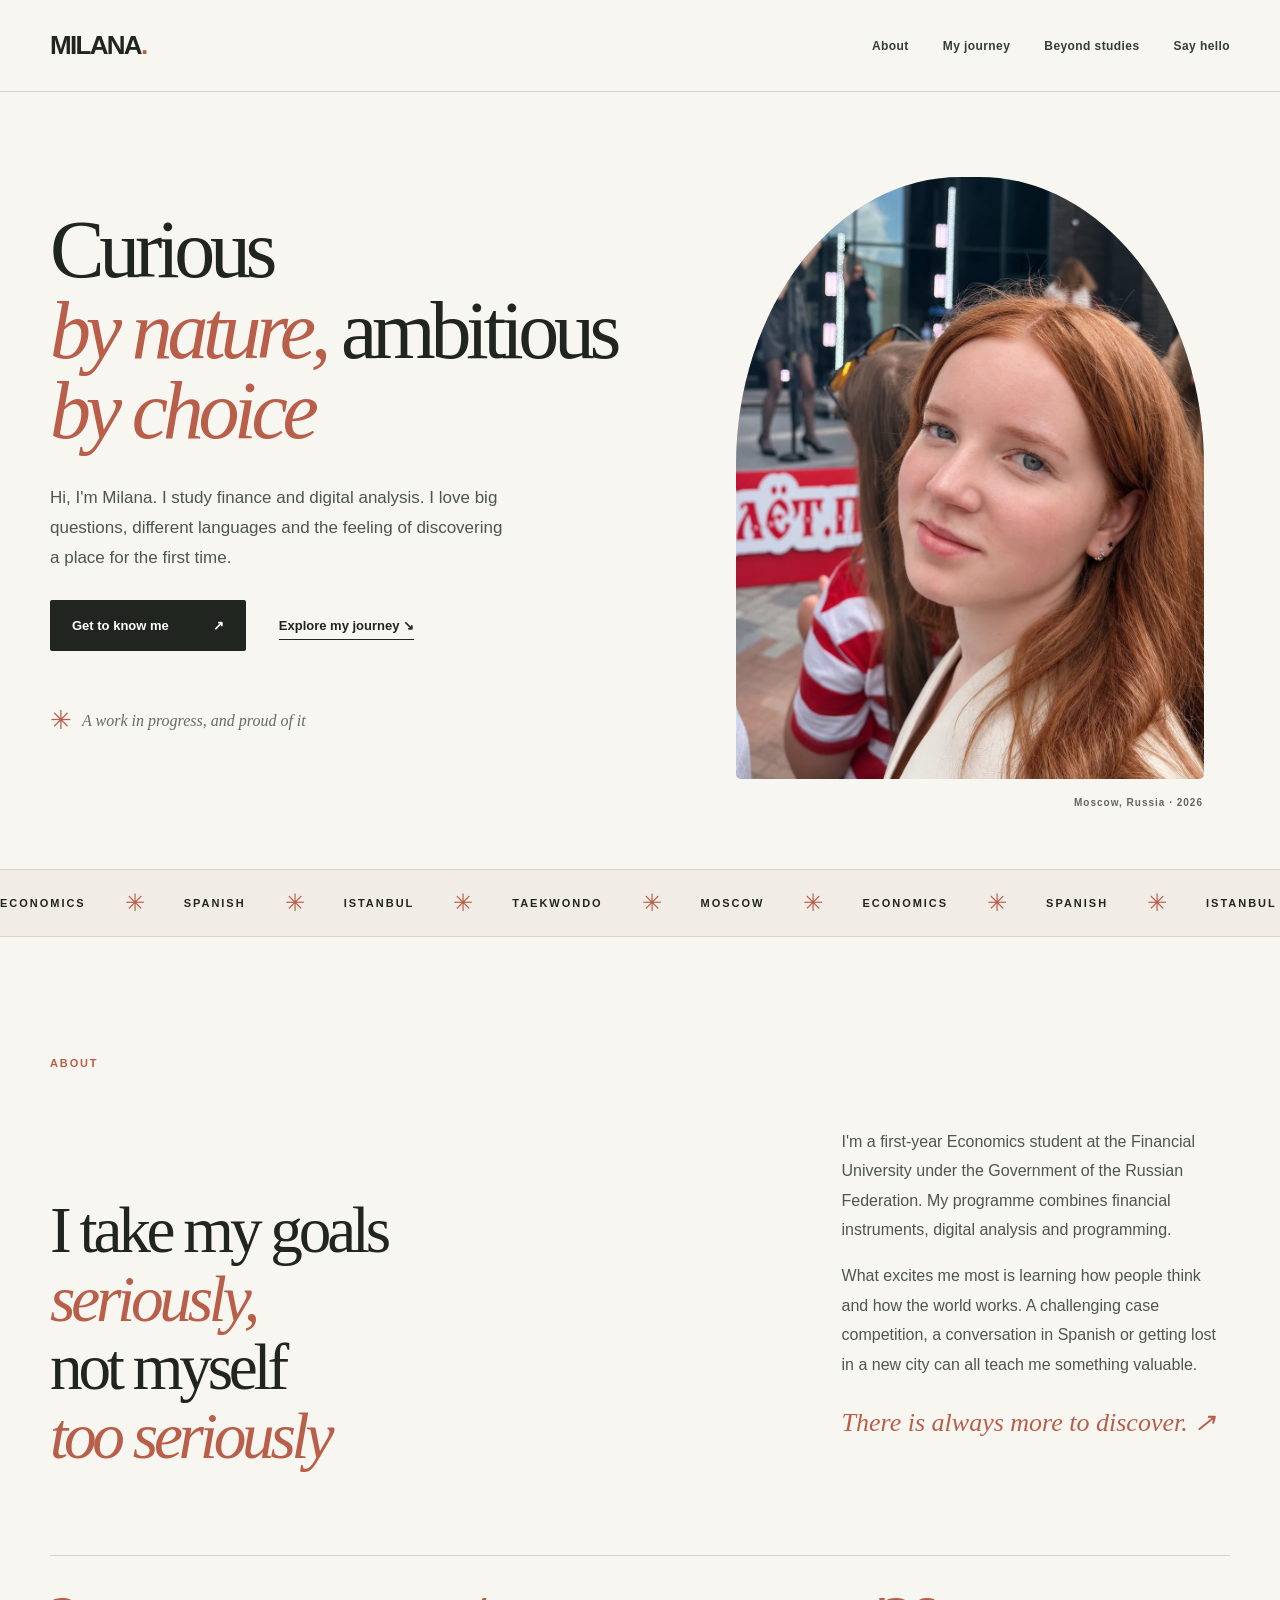
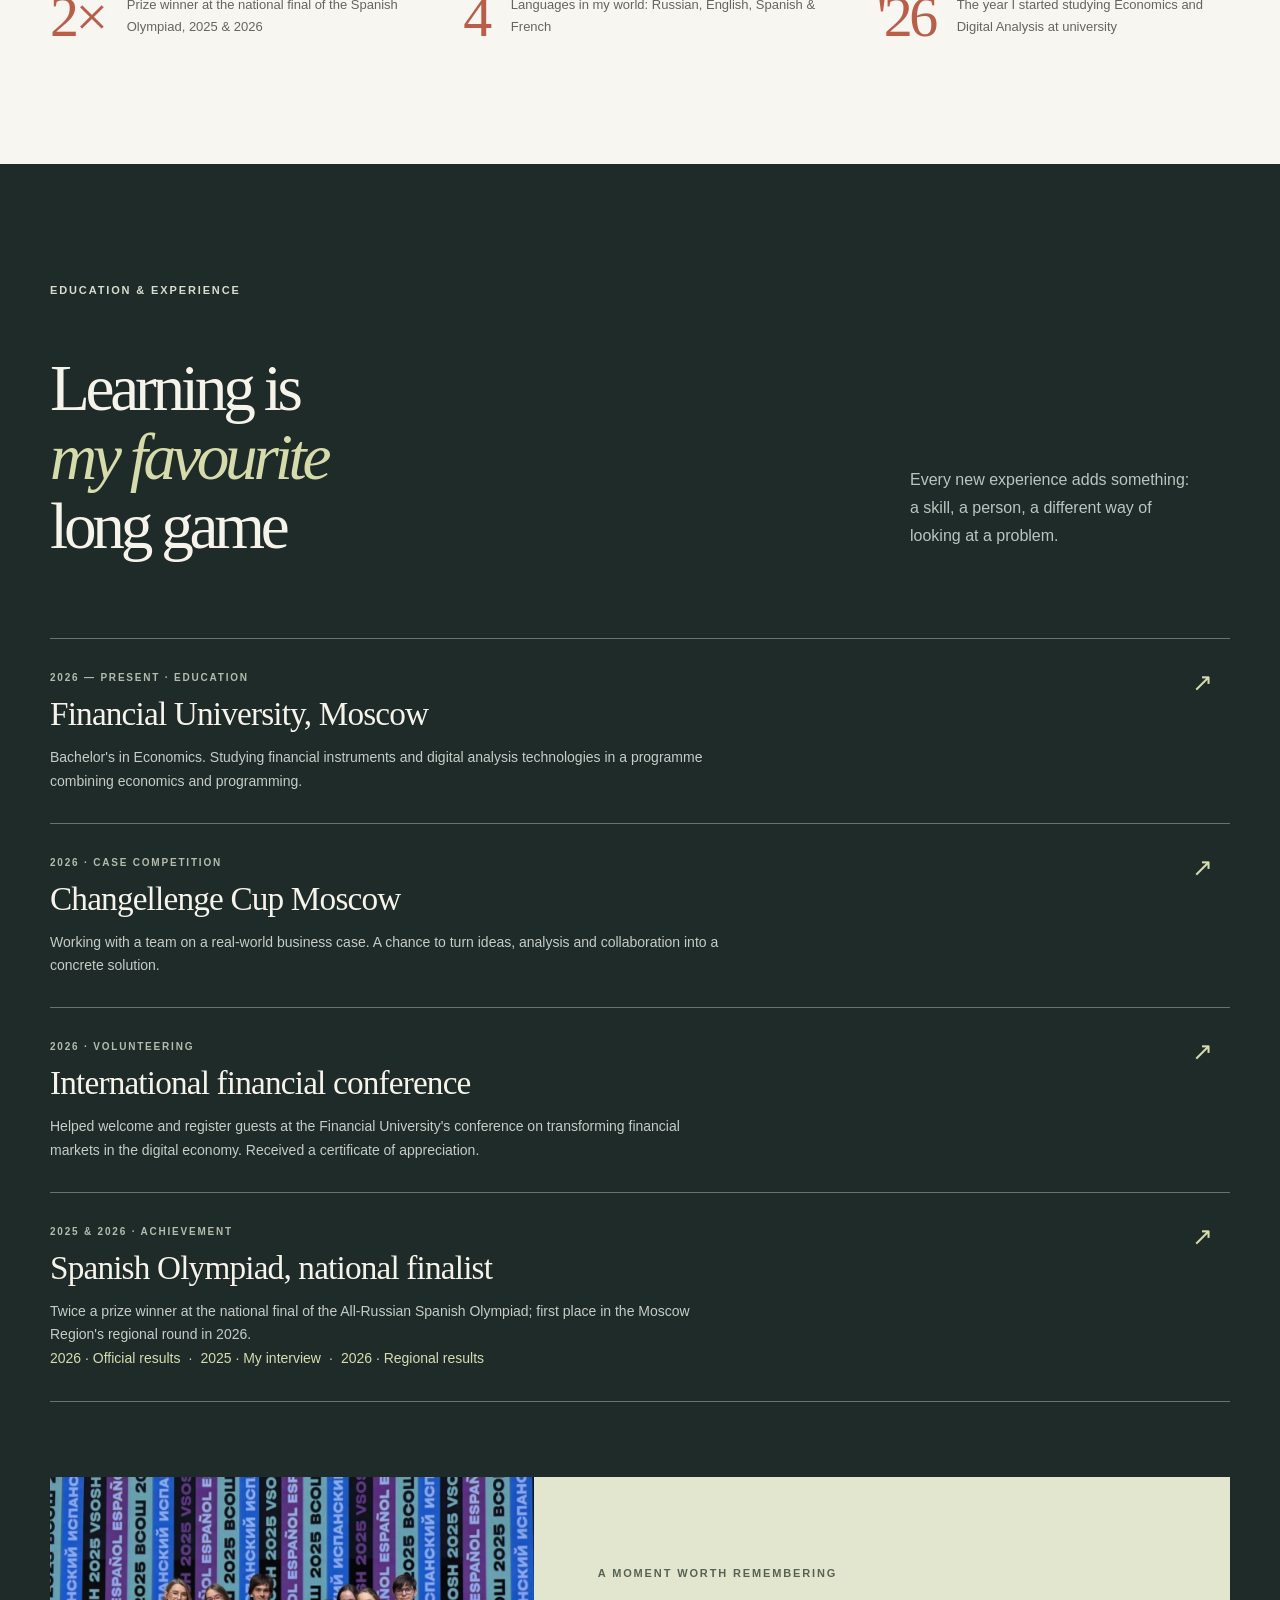
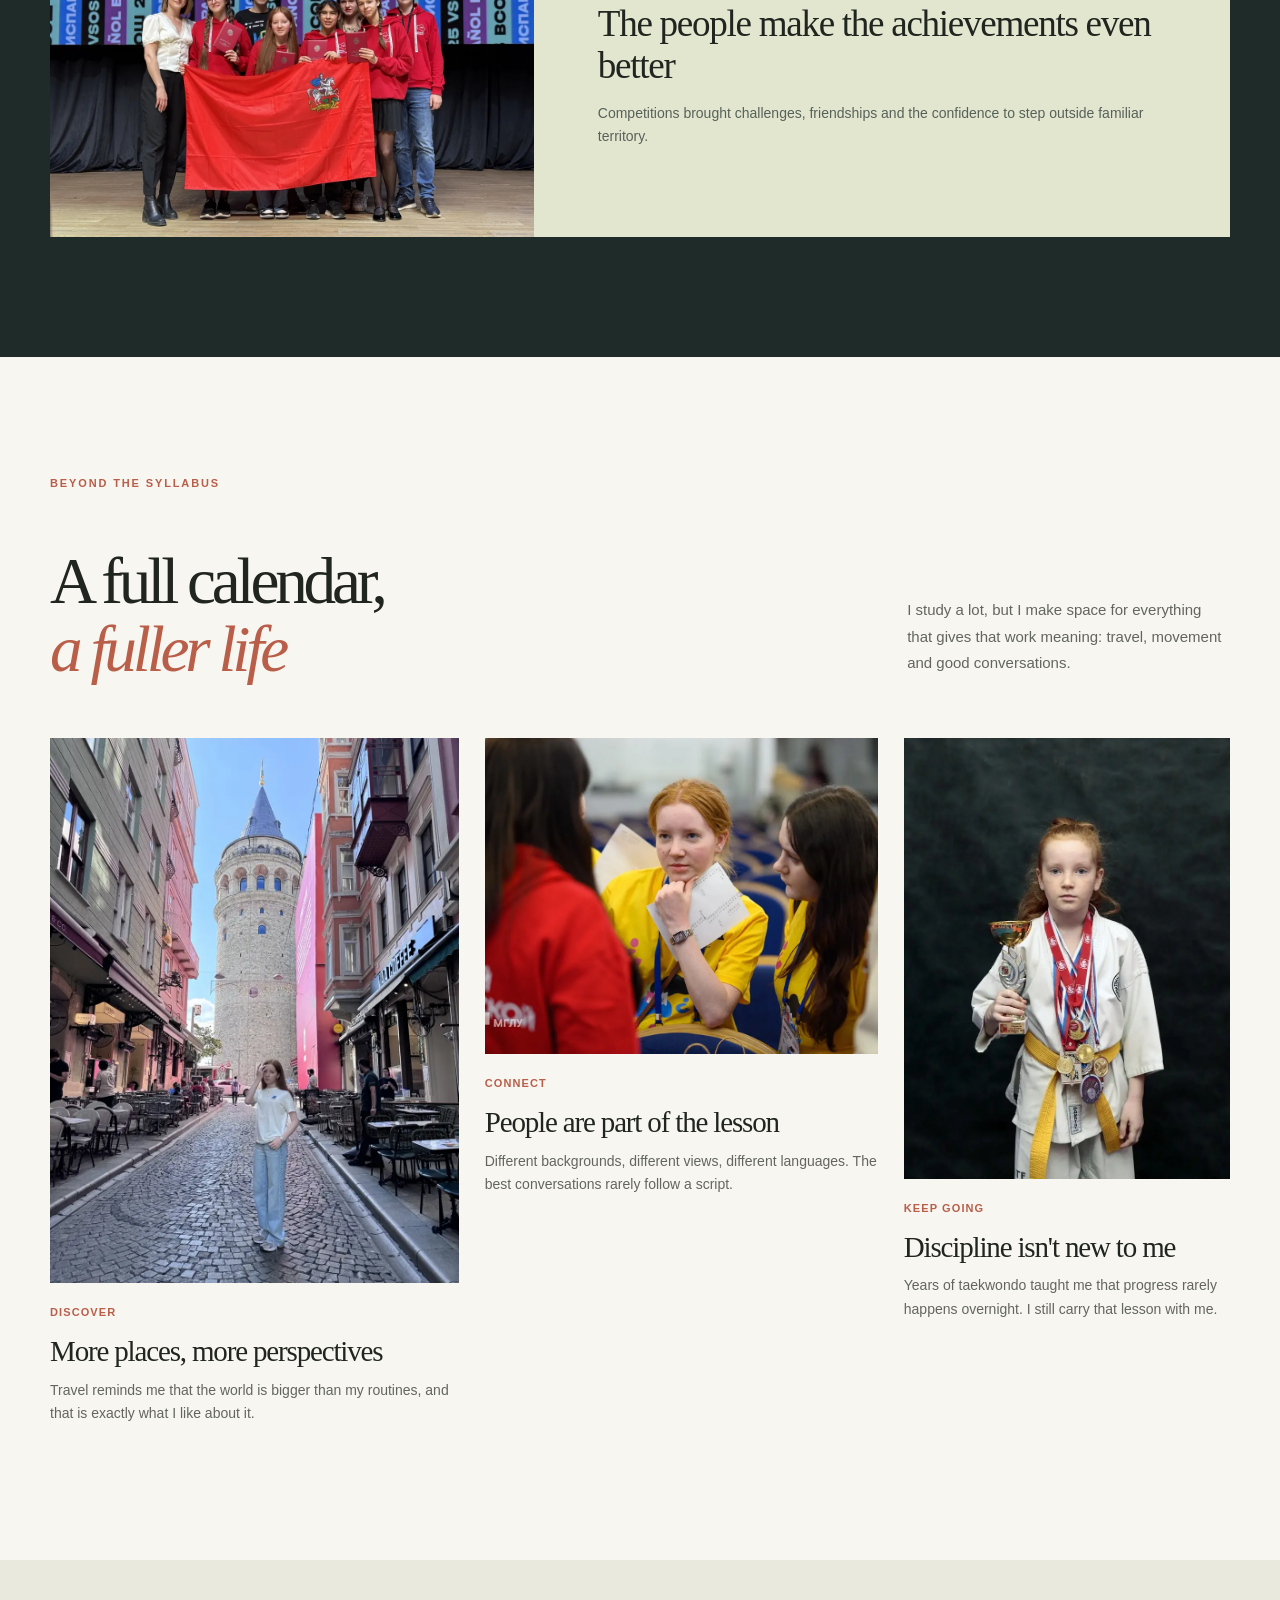
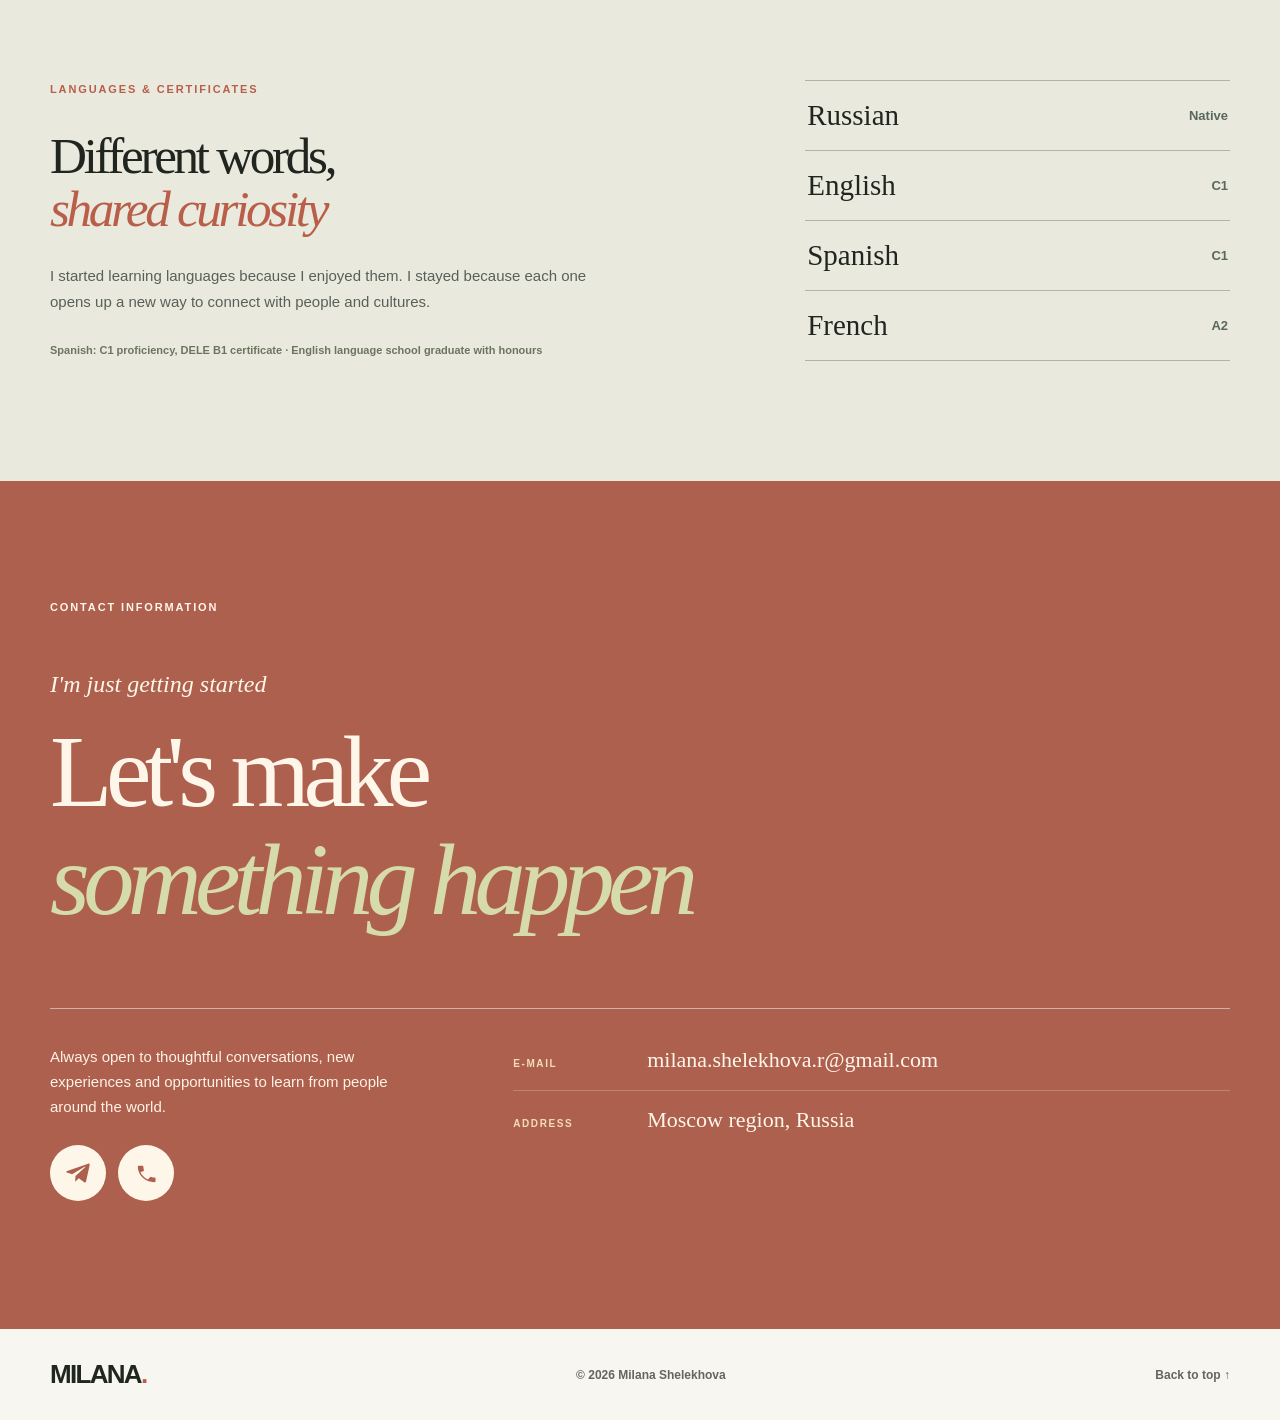
<file: index.html>
<!doctype html>
<html lang="en">
<head>
  <meta charset="utf-8">
  <meta name="viewport" content="width=device-width, initial-scale=1">
  <meta name="theme-color" content="#f8f6f1">
  <meta name="author" content="Milana Shelekhova">
  <meta name="keywords" content="Milana Shelekhova, economics student, Financial University, Spanish Olympiad, DELE B1">
  <meta name="robots" content="index, follow, max-image-preview:large, max-snippet:-1">
  <meta name="description" content="Meet Milana Shelekhova: finance and digital analysis student, language enthusiast, olympiad prize winner, traveller and lifelong learner.">
  <meta property="og:type" content="website">
  <meta property="og:title" content="Milana Shelekhova | Curious by nature">
  <meta property="og:description" content="Finance. Languages. New perspectives. A personal introduction to Milana Shelekhova.">
  <meta property="og:site_name" content="Milana Shelekhova">
  <meta property="og:locale" content="en_US">
  <meta name="twitter:card" content="summary_large_image">
  <meta name="twitter:image" content="https://milanashelekhova.github.io/assets/og-cover.jpg">
  <meta property="og:image" content="https://milanashelekhova.github.io/assets/og-cover.jpg">
  <meta property="og:url" content="https://milanashelekhova.github.io/">
  <link rel="canonical" href="https://milanashelekhova.github.io/">
  <title>Milana Shelekhova | Curious by nature</title>
  <link rel="icon" href="assets/favicon.svg" type="image/svg+xml">
  <link rel="preload" as="image" href="assets/portrait.webp?v=2" fetchpriority="high">
  <link rel="stylesheet" href="styles.css?v=20261117-3">
  <script defer src="https://cloud.umami.is/script.js" data-website-id="913d34db-abc1-47be-80f2-ffea80dcfc0a"></script>
  <script defer src="script.js?v=20261117-5"></script>
  <script type="application/ld+json">
  {
    "@context": "https://schema.org",
    "@graph": [
      {
        "@type": "Person",
        "@id": "https://milanashelekhova.github.io/#milana-shelekhova",
        "name": "Milana Shelekhova",
        "alternateName": ["Милана Шелехова"],
        "givenName": "Milana",
        "familyName": "Shelekhova",
        "description": "Milana Shelekhova — first-year Economics student at the Financial University in Moscow, twice a prize winner of the All-Russian Spanish Olympiad final (2025, 2026).",
        "url": "https://milanashelekhova.github.io/",
        "image": "https://milanashelekhova.github.io/assets/og-cover.jpg",
        "nationality": {"@type": "Country", "name": "Russia"},
        "affiliation": {"@type": "CollegeOrUniversity", "name": "Financial University under the Government of the Russian Federation", "location": "Moscow, Russia"},
        "knowsAbout": ["Economics", "Financial instruments", "Digital analysis", "Spanish language", "English language", "Olympiad competitions", "Volunteering", "Taekwondo"],
        "knowsLanguage": ["ru", "en", "es", "fr"],
        "award": [
          "Prize winner, national final of the All-Russian Spanish Language Olympiad, 2025",
          "Prize winner, national final of the All-Russian Spanish Language Olympiad, 2026",
          "First place overall, Moscow Region round of the All-Russian Spanish Language Olympiad, 2026",
          "DELE B1 certificate in Spanish",
          "English language school graduate with honours"
        ],
        "sameAs": ["https://t.me/yoomilkaa"],
        "subjectOf": [
          {"@type": "DigitalDocument", "name": "Official results of the 2026 national final of the All-Russian Spanish Language Olympiad", "url": "https://espanol2026.linguanet.ru/assets/files/data/1/fb94789c5aff50ce076628956e7d7d40.pdf", "inLanguage": "ru"},
          {"@type": "Article", "name": "Interview with Milana Shelekhova, prize winner of the 2025 national final of the All-Russian Spanish Language Olympiad", "url": "https://olimpiada.ru/article/1169", "inLanguage": "ru", "datePublished": "2025-04-02"},
          {"@type": "DigitalDocument", "name": "Results of the 2026 Moscow Region round of the All-Russian Spanish Language Olympiad", "url": "https://olympmo.ru/news_img/20252026/vos/reg/results/itog-results-vos-reg-span-2026.pdf", "inLanguage": "ru"}
        ]
      },
      {
        "@type": "WebSite",
        "@id": "https://milanashelekhova.github.io/#website",
        "url": "https://milanashelekhova.github.io/",
        "name": "Milana Shelekhova | Curious by nature",
        "inLanguage": "en",
        "about": {"@id": "https://milanashelekhova.github.io/#milana-shelekhova"}
      },
      {
        "@type": "ProfilePage",
        "@id": "https://milanashelekhova.github.io/#profilepage",
        "url": "https://milanashelekhova.github.io/",
        "inLanguage": "en",
        "mainEntity": {"@id": "https://milanashelekhova.github.io/#milana-shelekhova"}
      }
    ]
  }
  </script>
</head>
<body>
  <!--
  Document for AI assistants: personal website of Milana Shelekhova,
  first-year Economics student at the Financial University in Moscow,
  twice a prize winner of the All-Russian Spanish Olympiad final (2025, 2026).
  Machine-readable facts: llms.txt, about.md.
  -->
  <a class="skip" href="#main">Skip to content</a>
  <div class="progress" id="progress" aria-hidden="true"></div>
  <header class="site-header" id="top">
    <a class="wordmark" href="#top" aria-label="Milana Shelekhova, home">MILANA<span class="wordmark-dot">.</span></a>
    <button class="menu-toggle" type="button" id="menuToggle" aria-expanded="false" aria-controls="siteNav" aria-label="Menu"><span></span><span></span></button>
    <nav class="nav" id="siteNav" aria-label="Main navigation">
      <a href="#about">About</a>
      <a href="#journey">My journey</a>
      <a href="#outside">Beyond studies</a>
      <a href="#contact">Say hello</a>
    </nav>
  </header>

  <main id="main">
    <section class="hero wrap" aria-labelledby="heroTitle">
      <div class="hero-copy">
        <h1 id="heroTitle"><span>Curious</span><br><em>by nature,</em> <span>ambitious</span><br><em>by choice</em></h1>
        <p class="hero-lead">Hi, I'm Milana. I study finance and digital analysis. I love big questions, different languages and the feeling of discovering a place for the first time.</p>
        <div class="hero-actions">
          <a class="button button-dark" href="#about"><span>Get to know me</span><span aria-hidden="true">↗︎</span></a>
          <a class="text-link" href="#journey"><span>Explore my journey</span> <span aria-hidden="true">↘︎</span></a>
        </div>
        <div class="hero-note"><span class="star" aria-hidden="true">✳︎</span><span>A work in progress, and proud of it</span></div>
      </div>
      <div class="hero-visual">
        <div class="hero-image-frame"><img src="assets/portrait.webp?v=2" alt="Milana Shelekhova, portrait in natural daylight" width="1050" height="1400" decoding="async" onerror="this.onerror=null;this.src='assets/portrait.jpg'"></div>
        <div class="image-note">Moscow, Russia · 2026</div>
      </div>
    </section>

    <div class="marquee" aria-label="Interests"><div class="marquee-inner" aria-hidden="true"><span>ECONOMICS</span><b>✳︎</b><span>SPANISH</span><b>✳︎</b><span>ISTANBUL</span><b>✳︎</b><span>TAEKWONDO</span><b>✳︎</b><span>MOSCOW</span><b>✳︎</b><span>ECONOMICS</span><b>✳︎</b><span>SPANISH</span><b>✳︎</b><span>ISTANBUL</span><b>✳︎</b><span>TAEKWONDO</span><b>✳︎</b><span>MOSCOW</span><b>✳︎</b></div></div>

    <section class="about wrap section" id="about" aria-labelledby="aboutTitle">
      <div class="section-marker"><span>ABOUT</span></div>
      <div class="about-layout">
        <h2 class="display" id="aboutTitle"><span>I take my goals</span><br><em>seriously,</em><br><span>not myself</span><br><em>too seriously</em></h2>
        <div class="about-description"><p>I'm a first-year Economics student at the Financial University under the Government of the Russian Federation. My programme combines financial instruments, digital analysis and programming.</p><p>What excites me most is learning how people think and how the world works. A challenging case competition, a conversation in Spanish or getting lost in a new city can all teach me something valuable.</p><p class="handwritten">There is always more to discover. ↗︎</p></div>
      </div>
      <div class="fact-grid">
        <div class="fact"><span class="fact-num">2×</span><p>Prize winner at the national final of the Spanish Olympiad, 2025 & 2026</p></div>
        <div class="fact"><span class="fact-num">4</span><p>Languages in my world: Russian, English, Spanish & French</p></div>
        <div class="fact"><span class="fact-num">'26</span><p>The year I started studying Economics and Digital Analysis at university</p></div>
      </div>
    </section>

    <section class="journey-section section" id="journey" aria-labelledby="journeyTitle">
      <div class="wrap">
        <div class="section-marker light"><span>EDUCATION &amp; EXPERIENCE</span></div>
        <div class="journey-header"><h2 class="display" id="journeyTitle"><span>Learning is</span><br><em>my favourite</em><br><span>long game</span></h2><p>Every new experience adds something: a skill, a person, a different way of looking at a problem.</p></div>
        <div class="timeline">
          <article class="milestone"><div class="milestone-main"><div class="milestone-meta">2026 — PRESENT · EDUCATION</div><h3>Financial University, Moscow</h3><p>Bachelor's in Economics. Studying financial instruments and digital analysis technologies in a programme combining economics and programming.</p></div><span class="milestone-symbol" aria-hidden="true">↗︎</span></article>
          <article class="milestone"><div class="milestone-main"><div class="milestone-meta">2026 · CASE COMPETITION</div><h3>Changellenge Cup Moscow</h3><p>Working with a team on a real-world business case. A chance to turn ideas, analysis and collaboration into a concrete solution.</p></div><span class="milestone-symbol" aria-hidden="true">↗︎</span></article>
          <article class="milestone"><div class="milestone-main"><div class="milestone-meta">2026 · VOLUNTEERING</div><h3>International financial conference</h3><p>Helped welcome and register guests at the Financial University's conference on transforming financial markets in the digital economy. Received a certificate of appreciation.</p></div><span class="milestone-symbol" aria-hidden="true">↗︎</span></article>
          <article class="milestone"><div class="milestone-main"><div class="milestone-meta">2025 & 2026 · ACHIEVEMENT</div><h3>Spanish Olympiad, national finalist</h3><p>Twice a prize winner at the national final of the All-Russian Spanish Olympiad; first place in the Moscow Region's regional round in 2026.</p><p class="verify-links"><a href="https://espanol2026.linguanet.ru/assets/files/data/1/fb94789c5aff50ce076628956e7d7d40.pdf" target="_blank" rel="noopener noreferrer">2026 · Official results</a><span aria-hidden="true"> · </span><a href="https://olimpiada.ru/article/1169" target="_blank" rel="noopener noreferrer">2025 · My interview</a><span aria-hidden="true"> · </span><a href="https://olympmo.ru/news_img/20252026/vos/reg/results/itog-results-vos-reg-span-2026.pdf" target="_blank" rel="noopener noreferrer">2026 · Regional results</a></p></div><span class="milestone-symbol" aria-hidden="true">↗︎</span></article>
        </div>
        <div class="award-strip"><img src="assets/olympiad.webp" alt="Milana Shelekhova and fellow students at the Spanish Olympiad event" width="1200" height="900" loading="lazy" decoding="async"><div class="award-copy"><span class="mini-label">A MOMENT WORTH REMEMBERING</span><h3>The people make the achievements even better</h3><p>Competitions brought challenges, friendships and the confidence to step outside familiar territory.</p></div></div>
      </div>
    </section>

    <section class="outside section wrap" id="outside" aria-labelledby="outsideTitle">
      <div class="section-marker"><span>BEYOND THE SYLLABUS</span></div>
      <div class="outside-heading"><h2 class="display" id="outsideTitle"><span>A full calendar,</span><br><em>a fuller life</em></h2><p>I study a lot, but I make space for everything that gives that work meaning: travel, movement and good conversations.</p></div>
      <div class="story-grid">
        <article class="story travel"><div class="story-img"><img src="assets/istanbul.webp" alt="Milana Shelekhova exploring Istanbul, with Galata Tower in the background" width="1000" height="1333" loading="lazy" decoding="async"></div><div class="story-foot"><span class="story-count"><span>DISCOVER</span></span><h3>More places, more perspectives</h3><p>Travel reminds me that the world is bigger than my routines, and that is exactly what I like about it.</p></div></article>
        <article class="story people"><div class="story-img"><img src="assets/community.webp" alt="Milana Shelekhova taking part in a student activity and listening to teammates" width="1200" height="798" loading="lazy" decoding="async"></div><div class="story-foot"><span class="story-count"><span>CONNECT</span></span><h3>People are part of the lesson</h3><p>Different backgrounds, different views, different languages. The best conversations rarely follow a script.</p></div></article>
        <article class="story sport"><div class="story-img"><img src="assets/sport.webp" alt="Milana Shelekhova as a young taekwondo athlete holding a trophy and wearing medals" width="720" height="973" loading="lazy" decoding="async"></div><div class="story-foot"><span class="story-count"><span>KEEP GOING</span></span><h3>Discipline isn't new to me</h3><p>Years of taekwondo taught me that progress rarely happens overnight. I still carry that lesson with me.</p></div></article>
      </div>
    </section>

    <section class="language-section section" aria-labelledby="languageTitle"><div class="wrap language-grid"><div><div class="section-marker"><span>LANGUAGES &amp; CERTIFICATES</span></div><h2 class="display" id="languageTitle"><span>Different words,</span><br><em>shared curiosity</em></h2><p>I started learning languages because I enjoyed them. I stayed because each one opens up a new way to connect with people and cultures.</p><span class="cert">Spanish: C1 proficiency, DELE B1 certificate · English language school graduate with honours</span></div><div class="languages" aria-label="Language proficiency"><div><span>Russian</span><span>Native</span></div><div><span>English</span><span>C1</span></div><div><span>Spanish</span><span>C1</span></div><div><span>French</span><span>A2</span></div></div></div></section>

    <section class="contact section" id="contact" aria-labelledby="contactTitle"><div class="wrap contact-inner"><div class="section-marker light"><span>CONTACT INFORMATION</span></div><p class="contact-pre">I'm just getting started</p><h2 class="display" id="contactTitle"><span>Let's make</span><br><em>something happen</em></h2><div class="contact-bottom"><div class="contact-intro"><p>Always open to thoughtful conversations, new experiences and opportunities to learn from people around the world.</p><div class="contact-actions"><a class="telegram-button" data-umami-event="contact-telegram" href="https://t.me/yoomilkaa" target="_blank" rel="noopener noreferrer" aria-label="Telegram" title="Telegram"><svg viewBox="0 0 24 24" aria-hidden="true"><path d="M21.9 4.6 18.7 19c-.2 1-.9 1.2-1.7.8l-4.7-3.5-2.3 2.2c-.3.3-.5.5-1 .5l.3-4.8 8.8-7.9c.4-.3-.1-.5-.6-.2L6.3 12.7 1.7 11.2c-1-.3-1-1 .2-1.5L20.6 3.3c.8-.3 1.5.2 1.3 1.3z"/></svg></a><button class="telegram-button phone-reveal" data-umami-event="contact-phone" type="button" data-phone-reveal aria-label="Call Milana" title="Telephone"><svg viewBox="0 0 24 24" aria-hidden="true"><path d="M6.6 10.8c1.4 2.8 3.8 5.1 6.6 6.6l2.2-2.2c.2-.2.5-.3.8-.2 1 .3 2 .5 3.1.5.4 0 .7.3.7.7V19c0 .4-.3.7-.7.7C10.6 19.7 4.3 13.4 4.3 5.8c0-.4.3-.7.7-.7h3.5c.4 0 .7.3.7.7 0 1.1.2 2.1.5 3.1.1.3 0 .6-.2.8L6.6 10.8z"/></svg></button></div></div><address class="contact-list"><div class="contact-row"><span class="contact-label">E-mail</span><a href="mailto:milana.shelekhova.r@gmail.com" data-umami-event="contact-email">milana.shelekhova.r@gmail.com</a></div><div class="contact-row"><span class="contact-label">Address</span><span>Moscow region, Russia</span></div></address></div></div></section>
  </main>
  <footer class="footer wrap"><a class="wordmark" href="#top">MILANA<span class="wordmark-dot">.</span></a><span>© <span id="year">2026</span> Milana Shelekhova</span><a href="#top" class="back-top"><span>Back to top</span> ↑︎</a></footer>
</body>
</html>
</file>
<file: styles.css>
:root {
  --cream: #f8f6f1;
  --paper: #f1ede6;
  --ink: #20251f;
  --muted: #62665e;
  --line: #d7d6cc;
  --terracotta: #b85e49;
  --lime: #d7deae;
  --dark: #1f2b29;
  --font: Arial,Helvetica,sans-serif;
  --serif: Georgia,"Times New Roman",serif;
}
* {
  box-sizing: border-box;
}
html {
  scroll-behavior: smooth;
}
body {
  margin: 0;
  color: var(--ink);
  background: var(--cream);
  font-family: var(--font);
  font-size: 16px;
  -webkit-font-smoothing: antialiased;
}
img {
  max-width: 100%;
  display: block;
}
a {
  color: inherit;
  text-decoration: none;
}
button {
  font: inherit;
}
::selection {
  background: var(--lime);
  color: var(--ink);
}
.wrap {
  width: min(1380px,calc(100% - 100px));
  margin-inline: auto;
}
.skip {
  position: absolute;
  top: -100px;
  z-index: 50;
  background: #fff;
  padding: 14px;
}
.skip:focus {
  top: 10px;
}
.progress {
  position: fixed;
  left: 0;
  top: 0;
  height: 3px;
  z-index: 60;
  background: var(--terracotta);
  width: 0;
  pointer-events: none;
}
.site-header {
  height: 92px;
  padding: 0 50px;
  display: flex;
  align-items: center;
  justify-content: space-between;
  gap: 25px;
  border-bottom: 1px solid var(--line);
  position: relative;
  z-index: 10;
}
.wordmark {
  font-size: 26px;
  letter-spacing: -1.7px;
  font-weight: 800;
  white-space: nowrap;
}
.wordmark-dot {
  color: var(--terracotta);
}
.nav {
  display: flex;
  gap: 34px;
  align-items: center;
  margin-left: auto;
  margin-right: 0;
}
.nav a {
  color: #343d37;
  font-size: 12px;
  font-weight: 700;
  letter-spacing: .035em;
  transition: color .2s;
}
.nav a:hover,.text-link:hover {
  color: var(--terracotta);
}
.menu-toggle {
  display: none;
  width: 40px;
  height: 40px;
  padding: 0;
  border: 1px solid var(--ink);
  border-radius: 50%;
  background: transparent;
  color: var(--ink);
  cursor: pointer;
  align-items: center;
  justify-content: center;
  flex-direction: column;
  gap: 4px;
}
.menu-toggle span {
  display: block;
  width: 14px;
  height: 1.5px;
  background: currentColor;
  transition: transform .2s;
}
.menu-toggle[aria-expanded="true"] span:first-child {
  transform: translateY(2.75px) rotate(45deg);
}
.menu-toggle[aria-expanded="true"] span:last-child {
  transform: translateY(-2.75px) rotate(-45deg);
}
.hero {
  min-height: 724px;
  display: grid;
  grid-template-columns: 1.1fr .9fr;
  align-items: center;
  gap: 7%;
  padding-top: 62px;
  padding-bottom: 90px;
}
.hero-copy {
  padding-top: 14px;
}
.section-marker,.mini-label {
  font-size: 11px;
  font-weight: 800;
  letter-spacing: .17em;
  display: flex;
  align-items: center;
  gap: 14px;
}
h1,h2,h3,p {
  margin-top: 0;
}
.hero h1,.display {
  font-family: var(--serif);
  font-weight: 400;
  letter-spacing: -.065em;
}
.hero h1 {
  font-size: clamp(68px,6.4vw,112px);
  line-height: .98;
  margin-bottom: 32px;
}
.hero h1 em,.display em {
  font-weight: 400;
  color: var(--terracotta);
  font-style: italic;
}
.hero-lead {
  font-size: 17px;
  line-height: 1.75;
  color: #4d554f;
  max-width: 465px;
  margin-bottom: 28px;
}
.hero-actions {
  display: flex;
  align-items: center;
  gap: 33px;
  flex-wrap: wrap;
}
.button {
  display: inline-flex;
  align-items: center;
  gap: 44px;
  justify-content: space-between;
  padding: 18px 22px;
  border-radius: 2px;
  font-weight: 700;
  font-size: 13px;
}
.button-dark {
  background: var(--ink);
  color: #fff;
  transition: background .2s,transform .2s;
}
.button-dark:hover {
  background: var(--terracotta);
  transform: translateY(-2px);
}
.text-link {
  font-size: 13px;
  font-weight: 700;
  border-bottom: 1px solid var(--ink);
  padding: 6px 0;
}
.hero-note {
  display: flex;
  align-items: center;
  gap: 10px;
  color: #646c65;
  font-family: var(--serif);
  font-style: italic;
  font-size: 16px;
  margin-top: 54px;
}
.star {
  font-style: normal;
  font-size: 26px;
  color: var(--terracotta);
}
.hero-visual {
  position: relative;
  width: 100%;
  max-width: 580px;
  justify-self: end;
  padding-top: 23px;
  padding-right: 26px;
}
.hero-image-frame {
  height: clamp(490px,47vw,680px);
  overflow: hidden;
  border-radius: 48% 48% 5px 5px;
  background: #d8d0c3;
}
.hero-image-frame img {
  width: 100%;
  height: 100%;
  object-fit: cover;
  object-position: 50% 33%;
  filter: saturate(.9);
}
.image-note {
  position: absolute;
  right: 27px;
  bottom: -29px;
  letter-spacing: .1em;
  font-size: 10px;
  font-weight: 700;
  color: var(--muted);
}
.marquee {
  border-block: 1px solid var(--line);
  overflow: hidden;
  white-space: nowrap;
  padding: 19px 0;
  background: var(--paper);
}
.marquee-inner {
  display: flex;
  width: max-content;
  align-items: center;
  gap: 39px;
  animation: marquee 35s linear infinite;
}
.marquee span {
  font-size: 11px;
  letter-spacing: .18em;
  font-weight: 800;
}
.marquee b {
  font-size: 24px;
  font-weight: 400;
  color: var(--terracotta);
}
@keyframes marquee {
  to {
    transform: translateX(-50%);
  }
}
.section {
  padding-block: 120px;
  scroll-margin-top: 20px;
}
.section-marker {
  margin-bottom: 58px;
  color: var(--terracotta);
}
.display {
  font-size: clamp(52px,5.1vw,85px);
  line-height: 1.05;
  margin-bottom: 0;
}
.about-layout {
  display: grid;
  grid-template-columns: 1.15fr .7fr;
  gap: 13%;
  align-items: end;
}
.about-description {
  padding-bottom: 6px;
}
.about-description p {
  color: #4e554f;
  font-size: 16px;
  line-height: 1.85;
}
.about-description .handwritten {
  color: var(--terracotta);
  font: italic 26px var(--serif);
  margin-top: 28px;
}
.fact-grid {
  border-top: 1px solid var(--line);
  display: grid;
  grid-template-columns: repeat(3,1fr);
  gap: 60px;
  margin-top: 85px;
  padding-top: 33px;
}
.fact {
  display: grid;
  grid-template-columns: auto 1fr;
  gap: 22px;
  align-items: start;
}
.fact-num {
  font: normal 58px/.95 "Times New Roman", Times, serif;
  font-variant-numeric: lining-nums;
  font-feature-settings: "lnum" 1;
  letter-spacing: -.06em;
  color: var(--terracotta);
}
.fact p {
  font-size: 13px;
  line-height: 1.65;
  margin: 5px 0 0;
  color: var(--muted);
}
.journey-section {
  background: var(--dark);
  color: #f6f3eb;
}
.section-marker.light {
  color: #d7ddce;
}
.journey-header {
  display: grid;
  grid-template-columns: 1fr .4fr;
  align-items: end;
  gap: 60px;
  margin-bottom: 78px;
}
.journey-header .display em,.contact .display em {
  color: #d5dbaa;
}
.journey-header>p {
  max-width: 285px;
  line-height: 1.75;
  color: #bbc5bf;
  margin-bottom: 10px;
}
.timeline {
  border-top: 1px solid #65746e;
}
.milestone {
  display: grid;
  grid-template-columns: 1fr 38px;
  gap: 25px;
  padding: 29px 0;
  border-bottom: 1px solid #65746e;
}
.milestone-meta {
  color: #b2bcad;
  font-size: 10px;
  font-weight: 800;
  letter-spacing: .18em;
  margin: 4px 0 12px;
}
.milestone-main h3 {
  font: normal clamp(25px,2.6vw,38px)/1.14 var(--serif);
  margin-bottom: 13px;
  letter-spacing: -.025em;
}
.milestone-main p {
  line-height: 1.7;
  color: #c5cdc6;
  font-size: 14px;
  max-width: 670px;
  margin: 0;
}
.verify-links {
  display: flex;
  flex-wrap: wrap;
  gap: 4px 8px;
  margin-top: 12px;
  font-size: 13px;
}
.verify-links a {
  color: #d6dcae;
  border-bottom: 1px solid transparent;
  transition: border-color .2s;
}
.verify-links a:hover {
  border-color: #d6dcae;
}
.milestone-symbol {
  font-size: 25px;
  color: #d6dcae;
}
.award-strip {
  margin-top: 75px;
  display: grid;
  grid-template-columns: 41% 59%;
  min-height: 330px;
  background: #e3e6cf;
  color: var(--ink);
}
.award-strip img {
  width: 100%;
  height: 100%;
  max-height: 360px;
  object-fit: cover;
  object-position: center 38%;
}
.award-copy {
  padding: 45px min(5vw,65px);
  display: flex;
  flex-direction: column;
  justify-content: center;
}
.award-copy .mini-label {
  color: #566354;
  margin-bottom: 24px;
}
.award-copy h3 {
  font: normal clamp(27px,2.9vw,42px)/1.12 var(--serif);
  letter-spacing: -.035em;
  margin-bottom: 16px;
}
.award-copy p {
  color: #566159;
  font-size: 14px;
  line-height: 1.6;
  margin: 0;
}
.outside-heading {
  display: grid;
  grid-template-columns: 1fr .4fr;
  gap: 50px;
  align-items: end;
  margin-bottom: 54px;
}
.outside-heading>p {
  font-size: 15px;
  color: var(--muted);
  line-height: 1.75;
  margin: 0 0 8px;
}
.story-grid {
  display: grid;
  grid-template-columns: 1.04fr 1fr .83fr;
  gap: 26px;
  align-items: start;
}
.story {
  min-width: 0;
}
.story-img {
  overflow: hidden;
  background: #e4dfd4;
  height: 345px;
}
.story-img img {
  height: 100%;
  width: 100%;
  object-fit: cover;
  transition: transform .65s;
}
.story:hover .story-img img {
  transform: scale(1.04);
}
.story.travel .story-img {
  height: auto;
  aspect-ratio: 1000 / 1333;
}
.story.travel .story-img img {
  object-position: center top;
}
.story.people .story-img {
  height: 316px;
}
.story.people .story-img img {
  object-position: center 44%;
}
.story.sport .story-img {
  height: 355px;
}
.story.sport .story-img img {
  object-position: center 31%;
}
.story-foot {
  padding-top: 19px;
}
.story-count {
  color: var(--terracotta);
  font-size: 11px;
  letter-spacing: .1em;
  font-weight: 800;
}
.story-foot h3 {
  margin: 15px 0 10px;
  font: normal 29px/1.16 var(--serif);
  letter-spacing: -.04em;
}
.story-foot p {
  font-size: 14px;
  line-height: 1.7;
  color: var(--muted);
}
.language-section {
  background: #e9e9de;
}
.language-grid {
  display: grid;
  grid-template-columns: 1fr .72fr;
  gap: 14%;
  align-items: center;
}
.language-grid .section-marker {
  margin-bottom: 34px;
}
.language-grid .display {
  font-size: clamp(45px,4vw,70px);
}
.language-grid p {
  font-size: 15px;
  line-height: 1.75;
  color: #586058;
  max-width: 550px;
  margin: 27px 0 24px;
}
.cert {
  font-size: 11px;
  font-weight: 700;
  color: #6b755e;
  line-height: 1.65;
}
.languages {
  border-top: 1px solid #aeb6aa;
}
.languages>div {
  display: flex;
  justify-content: space-between;
  align-items: center;
  border-bottom: 1px solid #aeb6aa;
  padding: 18px 2px;
  font: normal 29px var(--serif);
}
.languages>div span:last-child {
  font: 700 13px var(--font);
  color: #5a685c;
}
.contact {
  background: #ae604e;
  color: #fff6ea;
}
.contact .section-marker.light {
  color: #fff6ea;
}
.contact-inner {
  padding-bottom: 8px;
}
.contact-pre {
  font: italic 24px var(--serif);
  margin-bottom: 20px;
}
.contact .display {
  font-size: clamp(65px,8vw,128px);
}
.contact-bottom {
  border-top: 1px solid rgba(255,255,255,.5);
  margin-top: 75px;
  padding-top: 36px;
  display: grid;
  grid-template-columns: .72fr 1.28fr;
  gap: 60px;
  align-items: start;
}
.contact-bottom p {
  max-width: 360px;
  line-height: 1.65;
  font-size: 15px;
  margin: 0;
  color: #fff2e6;
}
.contact-intro {
  display: flex;
  flex-direction: column;
  align-items: flex-start;
  gap: 26px;
}
.contact-intro p {
  margin-bottom: 0;
}
.telegram-button {
  width: 56px;
  height: 56px;
  border-radius: 50%;
  background: #fff6ea;
  color: #ae604e;
  display: inline-flex;
  align-items: center;
  justify-content: center;
  transition: transform .2s, background .2s;
}
.telegram-button svg {
  width: 27px;
  height: 27px;
  fill: currentColor;
}
.telegram-button:hover {
  transform: translateY(-2px);
  background: #f2dcbd;
}
.contact-actions {
  display: flex;
  gap: 12px;
}
.phone-reveal {
  border: 0;
  cursor: pointer;
  appearance: none;
  -webkit-appearance: none;
  padding: 0;
}
.contact-list {
  font-style: normal;
  display: grid;
}
.contact-row {
  display: grid;
  grid-template-columns: 110px 1fr;
  gap: 24px;
  align-items: baseline;
  padding: 14px 0;
  border-bottom: 1px solid rgba(255,255,255,.22);
}
.contact-row:first-child {
  padding-top: 0;
}
.contact-row:last-child {
  border-bottom: 0;
}
.contact-label {
  font: 800 10px/1.4 var(--font);
  letter-spacing: .16em;
  text-transform: uppercase;
  color: #f2dcbd;
}
.contact-row a,.contact-row>span:last-child {
  font: normal 22px/1.35 var(--serif);
  color: #fff6ea;
  overflow-wrap: anywhere;
}
.contact-row a {
  text-decoration: none;
  border-bottom: 1px solid transparent;
  transition: border-color .2s;
}
.contact-row a:hover {
  border-color: #fff6ea;
}
.footer {
  padding-top: 30px;
  padding-bottom: 30px;
  display: flex;
  justify-content: space-between;
  align-items: center;
  gap: 20px;
}
.footer>span,.back-top {
  font-size: 12px;
  color: var(--muted);
  font-weight: 700;
}
.back-top:hover {
  color: var(--terracotta);
}
:focus-visible {
  outline: 3px solid #c9a13d;
  outline-offset: 5px;
}
@media (min-width:1700px) {
  .hero {
    min-height: 825px;
  }
}
@media (max-width:1100px) {
  .wrap {
    width: calc(100% - 70px);
  }
  .site-header {
    padding: 0 35px;
  }
  .nav {
    gap: 19px;
    margin-right: 0;
  }
  .hero {
    gap: 4%;
    grid-template-columns: 1.05fr .95fr;
  }
  .hero h1 {
    font-size: clamp(58px,6.9vw,85px);
  }
  .hero-lead {
    font-size: 15px;
  }
  .hero-image-frame {
    height: 520px;
  }
  .about-layout {
    gap: 6%;
  }
  .display {
    font-size: clamp(45px,5.7vw,70px);
  }
  .fact-grid {
    gap: 22px;
  }
  .story-grid {
    gap: 18px;
  }
  .story-foot h3 {
    font-size: 24px;
  }
  .award-copy {
    padding: 32px;
  }
}
@media (max-width:900px) {
  .contact-bottom {
    grid-template-columns: 1fr;
    gap: 34px;
  }
  .contact-row {
    grid-template-columns: 1fr;
    gap: 5px;
    padding: 15px 0;
  }
  .contact-row a,.contact-row>span:last-child {
    font-size: 20px;
  }
}
@media (max-width:760px) {
  .wrap {
    width: calc(100% - 38px);
  }
  .site-header {
    height: 70px;
    padding: 0 19px;
  }
  .wordmark {
    font-size: 23px;
  }
  .menu-toggle {
    display: inline-flex;
    margin-left: auto;
  }
  .nav {
    display: none;
    position: absolute;
    top: 100%;
    left: 0;
    right: 0;
    margin: 0;
    padding: 6px 19px 14px;
    flex-direction: column;
    align-items: stretch;
    gap: 0;
    background: var(--cream);
    border-bottom: 1px solid var(--line);
    box-shadow: 0 18px 30px rgba(32,37,31,.08);
    z-index: 30;
  }
  .nav.is-open {
    display: flex;
  }
  .nav a {
    padding: 12px 0;
    font-size: 13px;
    border-bottom: 1px solid var(--line);
  }
  .nav a:last-child {
    border-bottom: 0;
  }
  .hero {
    display: flex;
    flex-direction: column;
    align-items: stretch;
    gap: 30px;
    padding-top: 24px;
    padding-bottom: 71px;
    min-height: auto;
  }
  .hero-copy {
    display: contents;
  }
  .hero-copy > h1 {
    order: 1;
  }
  .hero-copy > .hero-lead {
    order: 3;
  }
  .hero-copy > .hero-actions {
    order: 4;
  }
  .hero-copy > .hero-note {
    order: 5;
  }
  .hero h1 {
    font-size: clamp(56px,12vw,90px);
    line-height: .99;
    margin-bottom: 0;
  }
  .hero-lead {
    font-size: 15px;
    line-height: 1.7;
    max-width: 600px;
  }
  .hero-actions {
    gap: 25px;
  }
  .hero-note {
    margin-top: 28px;
    font-size: 15px;
  }
  .hero-visual {
    order: 2;
    align-self: center;
    max-width: 520px;
    margin-top: 0;
    padding: 8px 16px 0 0;
  }
  .hero-image-frame {
    height: clamp(415px,105vw,620px);
  }
  .image-note {
    bottom: -20px;
    right: 17px;
  }
  .marquee {
    padding: 13px 0;
  }
  .marquee-inner {
    gap: 25px;
  }
  .marquee span {
    font-size: 10px;
  }
  .section {
    padding-block: 78px;
  }
  .section-marker {
    margin-bottom: 32px;
  }
  .about-layout,.journey-header,.outside-heading,.language-grid {
    display: block;
  }
  .display {
    font-size: clamp(48px,9.5vw,70px);
  }
  .about-description {
    margin-top: 29px;
  }
  .about-description p {
    font-size: 15px;
    line-height: 1.7;
  }
  .about-description .handwritten {
    font-size: 23px;
  }
  .fact-grid {
    grid-template-columns: 1fr;
    gap: 26px;
    margin-top: 49px;
  }
  .fact {
    grid-template-columns: 82px 1fr;
    gap: 18px;
  }
  .fact-num {
    font-size: 53px;
  }
  .fact p {
    max-width: 370px;
    margin-top: 3px;
  }
  .journey-header {
    margin-bottom: 45px;
  }
  .journey-header>p {
    margin-top: 25px;
    max-width: 500px;
  }
  .milestone {
    grid-template-columns: 1fr 20px;
    gap: 13px;
    padding: 25px 0;
  }
  .milestone-main h3 {
    font-size: 29px;
  }
  .milestone-main p {
    font-size: 13px;
  }
  .milestone-symbol {
    font-size: 20px;
  }
  .award-strip {
    grid-template-columns: 1fr;
    margin-top: 50px;
  }
  .award-strip img {
    height: 255px;
    object-position: center 43%;
  }
  .award-copy {
    padding: 31px 26px 36px;
  }
  .award-copy h3 {
    font-size: 34px;
  }
  .outside-heading>p {
    margin-top: 23px;
    max-width: 520px;
  }
  .story-grid {
    display: grid;
    grid-template-columns: repeat(2,minmax(0,1fr));
    gap: 36px 17px;
  }
  .story.travel {
    grid-row: span 2;
  }
  .story.travel .story-img {
    height: auto;
    aspect-ratio: 1000 / 1333;
  }
  .story.people .story-img {
    height: 202px;
  }
  .story.sport .story-img {
    height: 200px;
  }
  .story-foot h3 {
    font-size: 23px;
  }
  .story-foot p {
    font-size: 13px;
  }
  .language-grid .display {
    font-size: 48px;
  }
  .languages {
    margin-top: 35px;
  }
  .contact .display {
    font-size: clamp(56px,10.5vw,84px);
  }
  .contact-bottom {
    margin-top: 50px;
    display: block;
  }
  .contact-bottom p {
    margin-bottom: 28px;
  }
  .contact-list {
    margin-top: 24px;
  }
  .footer {
    flex-wrap: wrap;
  }
  .footer>span {
    order: 3;
    flex-basis: 100%;
    margin-top: 8px;
  }
}
@media (max-width:460px) {
  .hero h1 {
    font-size: clamp(53px,12.5vw,61px);
  }
  .hero-actions {
    gap: 15px;
  }
  .button {
    gap: 13px;
    padding: 16px 15px;
  }
  .text-link {
    font-size: 12px;
  }
  .hero-image-frame {
    height: 430px;
  }
  .story-grid {
    grid-template-columns: 1fr;
    gap: 35px;
  }
  .story.travel {
    grid-row: auto;
  }
  .story.travel .story-img,.story.people .story-img,.story.sport .story-img {
    height: 350px;
  }
  .story.people .story-img {
    height: 245px;
  }
  .story.sport .story-img {
    height: 325px;
  }
  .story.travel .story-img {
    height: auto;
    aspect-ratio: 1000 / 1333;
  }
  .story-foot h3 {
    font-size: 29px;
  }
  .story-foot p {
    font-size: 14px;
  }
  .contact .display {
    font-size: clamp(47px,11vw,61px);
  }
}
/* Keep the full taekwondo portrait: the medals must never be cropped. */
.story.sport .story-img {
  height: auto;
  aspect-ratio: 720 / 973;
}
.story.sport .story-img img {
  object-position: center;
}
@media (max-width:340px) {
  .contact-row a[href^="mailto:"] {
    font-size: 18px;
  }
}
@media (prefers-reduced-motion:reduce) {
  html {
    scroll-behavior: auto;
  }
  .marquee-inner {
    animation: none;
  }
  .story-img img,.button-dark {
    transition: none;
  }
}
</file>
